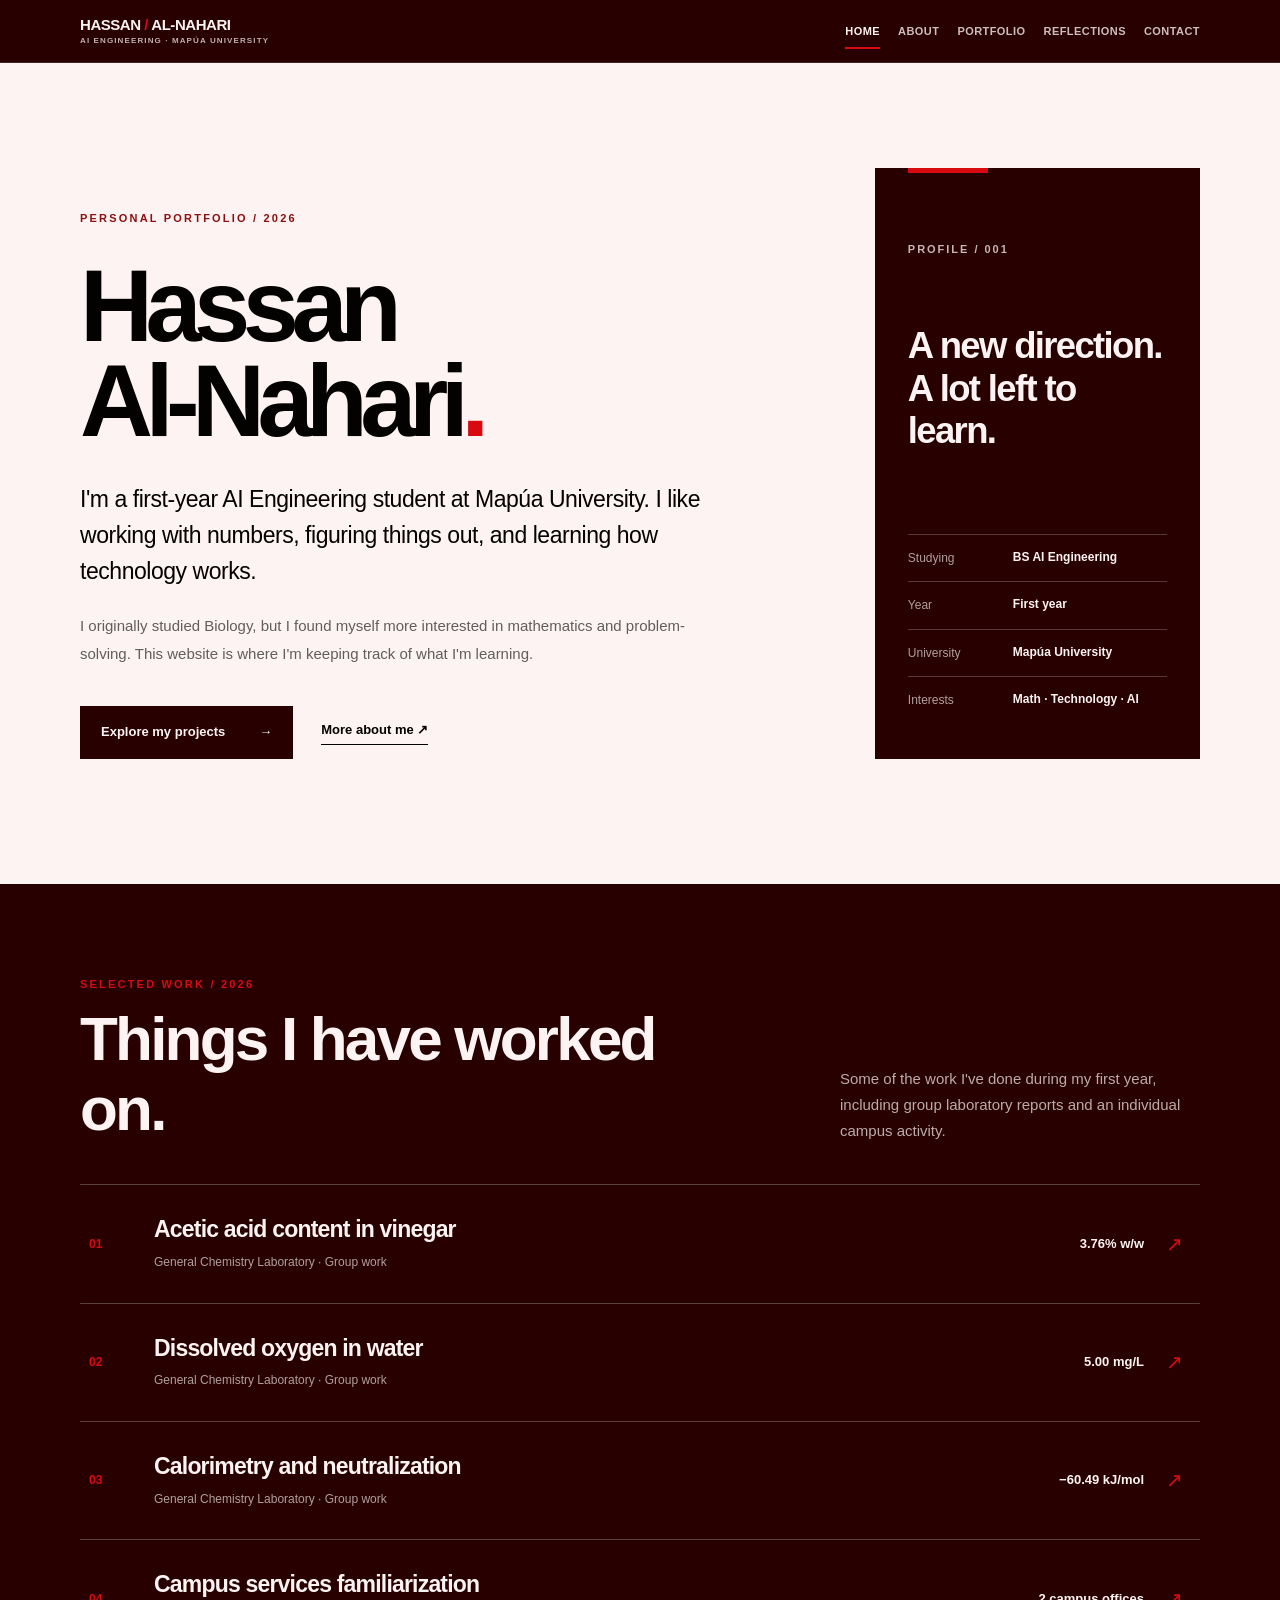
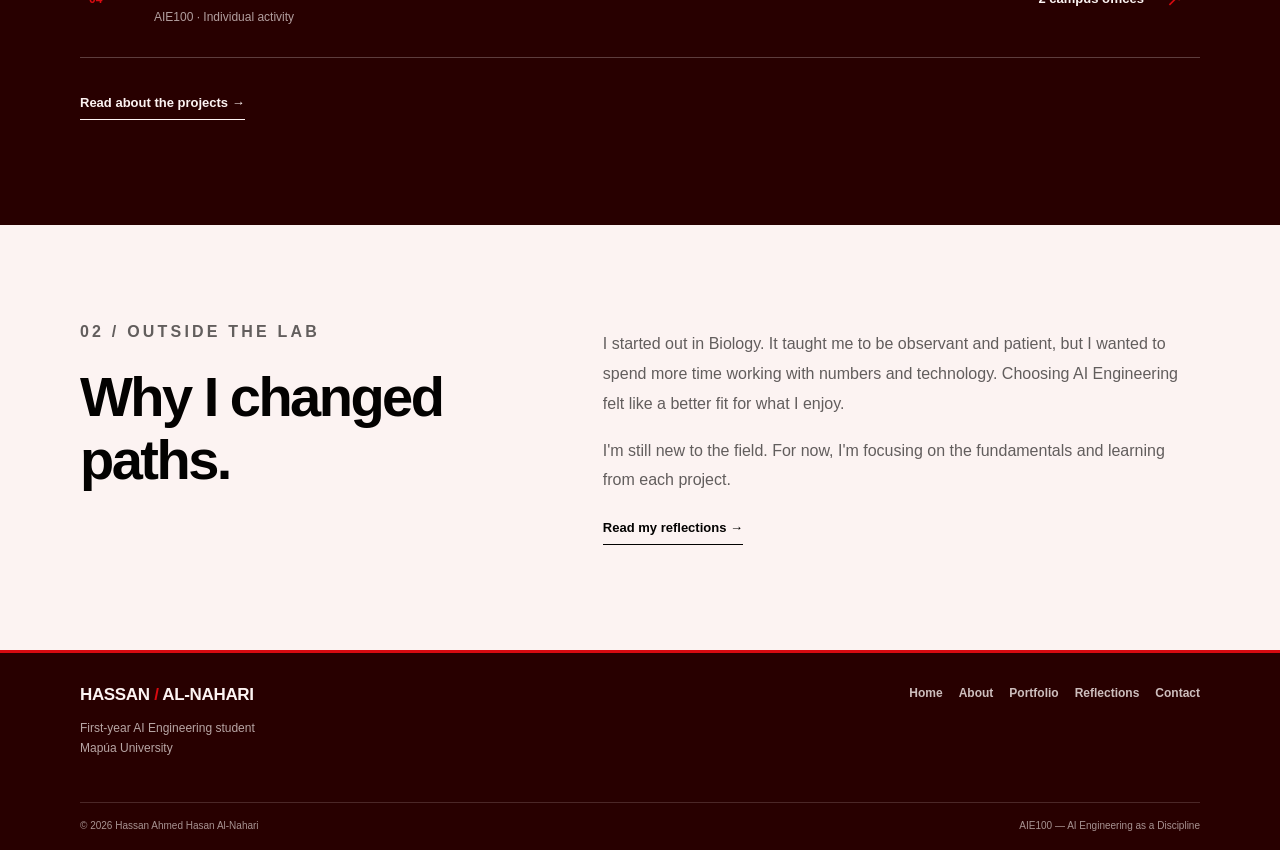
<file: index.html>
<!DOCTYPE html>

<html lang="en">
<head>
<meta charset="utf-8"/>
<meta content="width=device-width, initial-scale=1" name="viewport"/>
<meta content="#FCF3F2" name="theme-color"/>
<meta content="Personal academic portfolio of Hassan Ahmed Hasan Al-Nahari, AI Engineering student at Mapúa University." name="description"/>
<title>Home | Hassan Al-Nahari</title>
<link href="assets/favicon.svg" rel="icon" type="image/svg+xml"/>
<link href="assets/site.css" rel="stylesheet"/>
<script defer="" src="assets/site.js"></script>
</head>
<body>
<a class="skip-link" href="#content">Skip to content</a>
<div aria-hidden="true" class="scroll-progress"></div><header class="site-header">
<div class="wrap header-row">
<a aria-label="Hassan Al-Nahari — Home" class="brand" href="index.html">HASSAN<span class="brand-dot"> / </span>AL-NAHARI<span class="brand-subtitle">AI ENGINEERING · MAPÚA UNIVERSITY</span></a>
<button aria-controls="site-nav" aria-expanded="false" aria-label="Open navigation" class="menu-button" type="button"><span aria-hidden="true" class="menu-icon"><span></span><span></span></span><span class="menu-text">Menu</span></button>
<nav aria-label="Main navigation" class="navigation" id="site-nav"><a aria-current="page" href="index.html">Home</a><a href="about.html">About</a><a href="portfolio.html">Portfolio</a><a href="reflections.html">Reflections</a><a href="contact.html">Contact</a></nav>
</div>
</header>
<main id="content">
<section class="home-hero wrap">
<div class="home-intro">
<p class="kicker intro-1">PERSONAL PORTFOLIO  /  2026</p>
<h1 class="intro-2">Hassan <span class="hero-surname">Al-Nahari<span class="period">.</span></span></h1>
<p class="hero-lead intro-3">I'm a first-year AI Engineering student at Mapúa University. I like working with numbers, figuring things out, and learning how technology works.</p>
<p class="hero-sub intro-3">I originally studied Biology, but I found myself more interested in mathematics and problem-solving. This website is where I'm keeping track of what I'm learning.</p>
<div class="hero-actions intro-4"><a class="primary-link" href="portfolio.html">Explore my projects <span aria-hidden="true">→</span></a><a class="quiet-link" href="about.html">More about me <span aria-hidden="true">↗</span></a></div>
</div>
<aside aria-label="Quick facts" class="side-note intro-4"><span aria-hidden="true" class="aside-corner"></span>
<div class="side-caption">PROFILE / 001</div><p class="aside-quote">A new direction. A lot left to learn.</p>
<dl>
<div><dt>Studying</dt><dd>BS AI Engineering</dd></div>
<div><dt>Year</dt><dd>First year</dd></div>
<div><dt>University</dt><dd>Mapúa University</dd></div>
<div><dt>Interests</dt><dd>Math · Technology · AI</dd></div>
</dl>
</aside>
</section>
<section class="section-border coursework-section"><div class="wrap section-pad">
<div class="section-title-row reveal"><div><p class="kicker">SELECTED WORK   /   2026</p><h2>Things I have worked on.</h2></div><p>Some of the work I've done during my first year, including group laboratory reports and an individual campus activity.</p></div>
<div class="project-index">
<a class="project-row reveal" href="portfolio.html#vinegar"><span class="project-num">01</span><span class="project-row-main"><strong>Acetic acid content in vinegar</strong><small>General Chemistry Laboratory · Group work</small></span><span class="project-row-result">3.76% w/w</span><span aria-hidden="true" class="row-arrow">↗</span></a>
<a class="project-row reveal" href="portfolio.html#oxygen"><span class="project-num">02</span><span class="project-row-main"><strong>Dissolved oxygen in water</strong><small>General Chemistry Laboratory · Group work</small></span><span class="project-row-result">5.00 mg/L</span><span aria-hidden="true" class="row-arrow">↗</span></a>
<a class="project-row reveal" href="portfolio.html#calorimetry"><span class="project-num">03</span><span class="project-row-main"><strong>Calorimetry and neutralization</strong><small>General Chemistry Laboratory · Group work</small></span><span class="project-row-result">−60.49 kJ/mol</span><span aria-hidden="true" class="row-arrow">↗</span></a>
<a class="project-row reveal" href="portfolio.html#campus"><span class="project-num">04</span><span class="project-row-main"><strong>Campus services familiarization</strong><small>AIE100 · Individual activity</small></span><span class="project-row-result">2 campus offices</span><span aria-hidden="true" class="row-arrow">↗</span></a>
</div>
<div class="list-footer reveal"><a class="inline-link" href="portfolio.html">Read about the projects <span aria-hidden="true">→</span></a></div>
</div></section>
<section class="wrap section-pad end-section"><div class="two-col-about reveal"><div><p class="kicker">02 / Outside the lab</p><h2>Why I changed paths.</h2></div><div><p>I started out in Biology. It taught me to be observant and patient, but I wanted to spend more time working with numbers and technology. Choosing AI Engineering felt like a better fit for what I enjoy.</p><p>I'm still new to the field. For now, I'm focusing on the fundamentals and learning from each project.</p><a class="inline-link" href="reflections.html">Read my reflections <span aria-hidden="true">→</span></a></div></div></section>
</main>
<footer class="site-footer">
<div class="wrap footer-main">
<div><div class="footer-name">HASSAN<span> / </span>AL-NAHARI</div><p>First-year AI Engineering student<br/>Mapúa University</p></div>
<nav aria-label="Footer navigation" class="footer-links"><a href="index.html">Home</a><a href="about.html">About</a><a href="portfolio.html">Portfolio</a><a href="reflections.html">Reflections</a><a href="contact.html">Contact</a></nav>
</div>
<div class="wrap footer-bottom"><span>© 2026 Hassan Ahmed Hasan Al-Nahari</span><span>AIE100 — AI Engineering as a Discipline</span></div>
</footer>
</body>
</html>
</file>
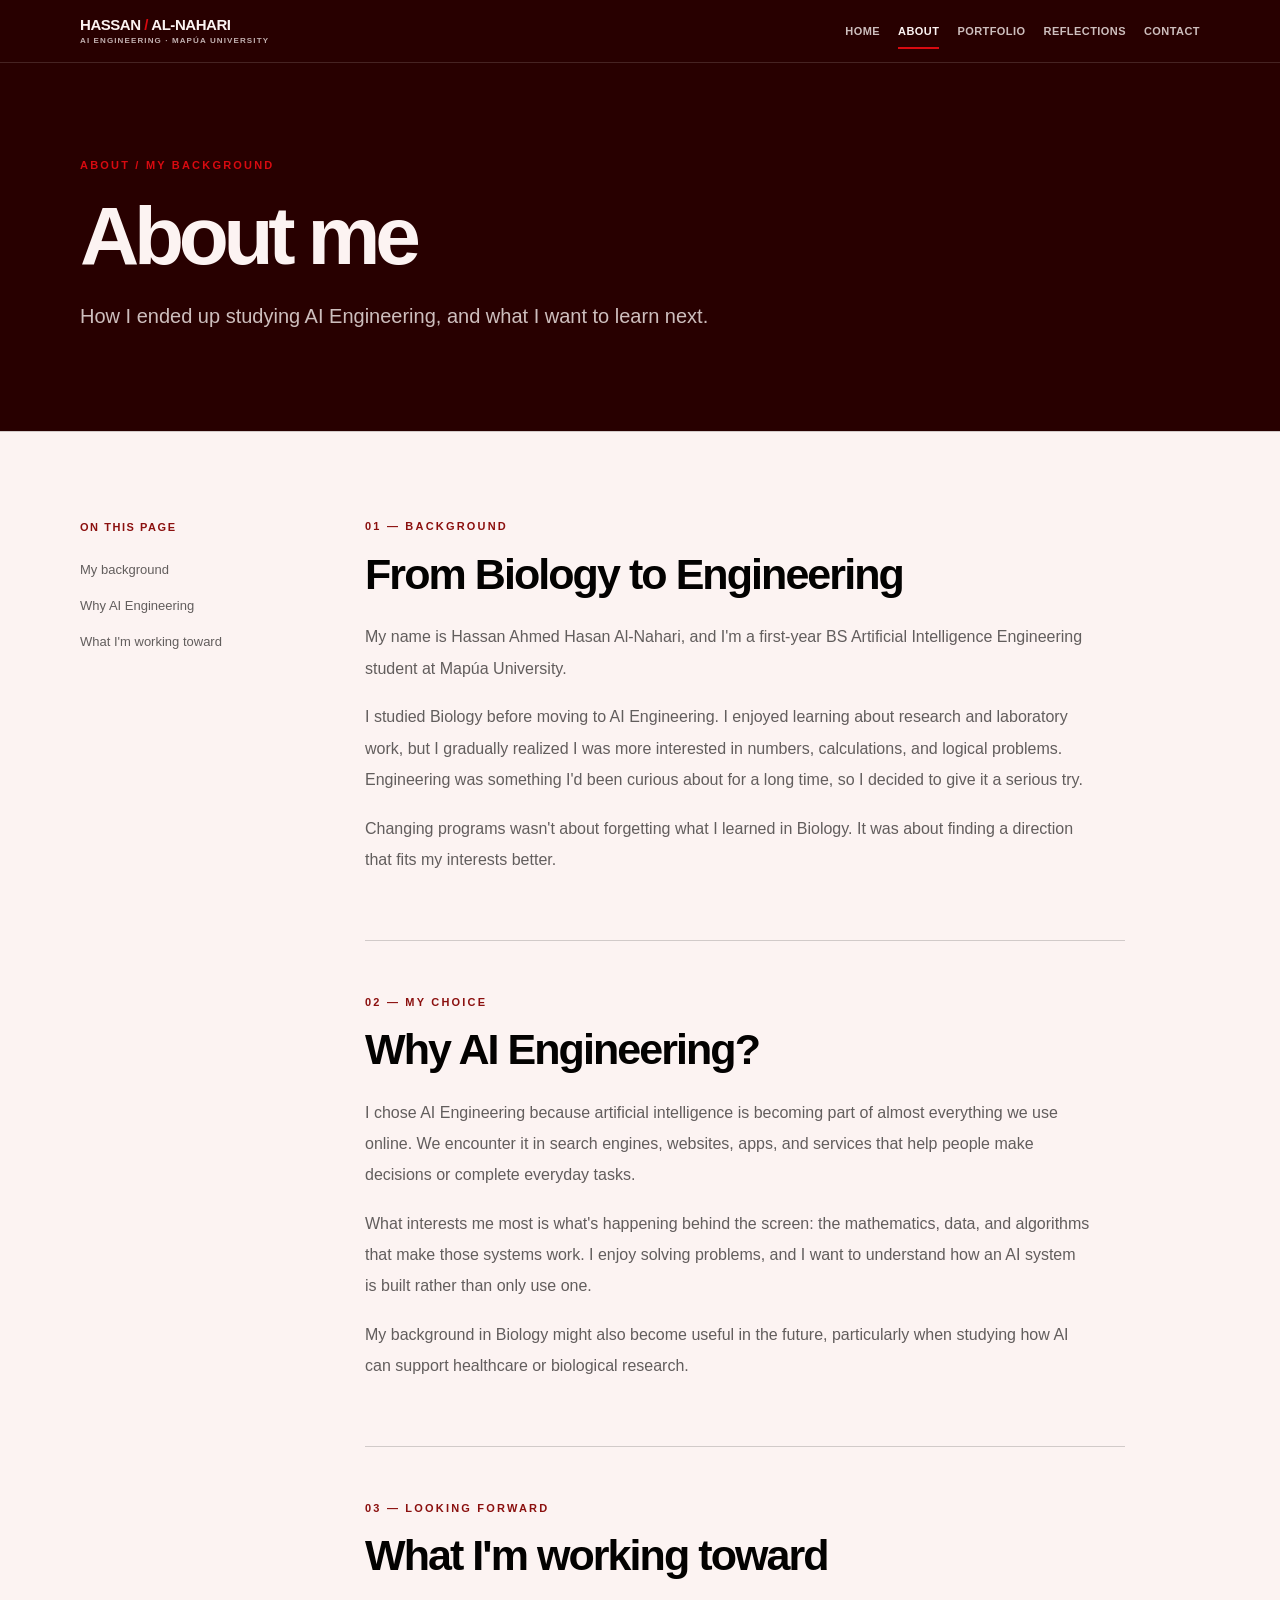
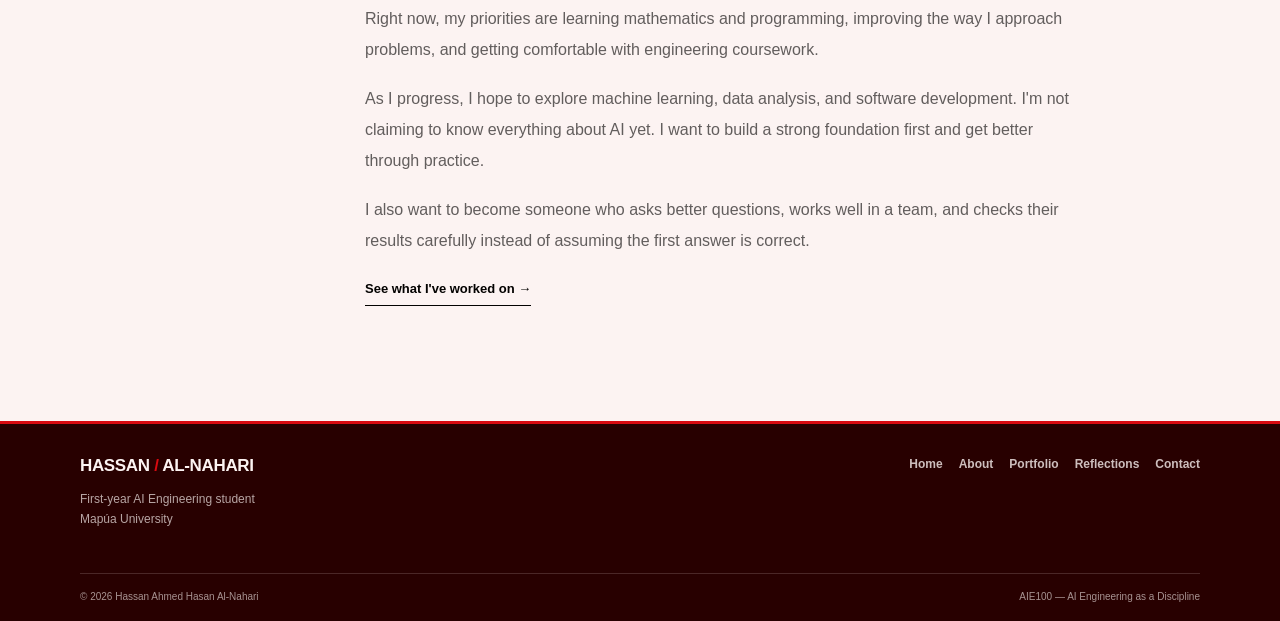
<file: about.html>
<!DOCTYPE html>

<html lang="en">
<head>
<meta charset="utf-8"/>
<meta content="width=device-width, initial-scale=1" name="viewport"/>
<meta content="#FCF3F2" name="theme-color"/>
<meta content="Personal academic portfolio of Hassan Ahmed Hasan Al-Nahari, AI Engineering student at Mapúa University." name="description"/>
<title>About | Hassan Al-Nahari</title>
<link href="assets/favicon.svg" rel="icon" type="image/svg+xml"/>
<link href="assets/site.css" rel="stylesheet"/>
<script defer="" src="assets/site.js"></script>
</head>
<body>
<a class="skip-link" href="#content">Skip to content</a>
<div aria-hidden="true" class="scroll-progress"></div><header class="site-header">
<div class="wrap header-row">
<a aria-label="Hassan Al-Nahari — Home" class="brand" href="index.html">HASSAN<span class="brand-dot"> / </span>AL-NAHARI<span class="brand-subtitle">AI ENGINEERING · MAPÚA UNIVERSITY</span></a>
<button aria-controls="site-nav" aria-expanded="false" aria-label="Open navigation" class="menu-button" type="button"><span aria-hidden="true" class="menu-icon"><span></span><span></span></span><span class="menu-text">Menu</span></button>
<nav aria-label="Main navigation" class="navigation" id="site-nav"><a href="index.html">Home</a><a aria-current="page" href="about.html">About</a><a href="portfolio.html">Portfolio</a><a href="reflections.html">Reflections</a><a href="contact.html">Contact</a></nav>
</div>
</header>
<main id="content"><section class="page-heading"><div class="wrap page-head-inner"><p class="kicker intro-1">ABOUT   /   MY BACKGROUND</p><h1 class="intro-2">About me</h1><p class="lead intro-3">How I ended up studying AI Engineering, and what I want to learn next.</p></div></section>
<section class="section-border"><div class="wrap body-layout">
<aside class="page-aside reveal"><p class="aside-title">On this page</p><a href="#background">My background</a><a href="#why-ai">Why AI Engineering</a><a href="#goals">What I'm working toward</a></aside>
<div class="reading-column">
<section class="text-block reveal" id="background"><p class="section-count">01 — Background</p><h2>From Biology to Engineering</h2><p>My name is Hassan Ahmed Hasan Al-Nahari, and I'm a first-year BS Artificial Intelligence Engineering student at Mapúa University.</p><p>I studied Biology before moving to AI Engineering. I enjoyed learning about research and laboratory work, but I gradually realized I was more interested in numbers, calculations, and logical problems. Engineering was something I'd been curious about for a long time, so I decided to give it a serious try.</p><p>Changing programs wasn't about forgetting what I learned in Biology. It was about finding a direction that fits my interests better.</p></section>
<section class="text-block reveal" id="why-ai"><p class="section-count">02 — My choice</p><h2>Why AI Engineering?</h2><p>I chose AI Engineering because artificial intelligence is becoming part of almost everything we use online. We encounter it in search engines, websites, apps, and services that help people make decisions or complete everyday tasks.</p><p>What interests me most is what's happening behind the screen: the mathematics, data, and algorithms that make those systems work. I enjoy solving problems, and I want to understand how an AI system is built rather than only use one.</p><p>My background in Biology might also become useful in the future, particularly when studying how AI can support healthcare or biological research.</p></section>
<section class="text-block reveal" id="goals"><p class="section-count">03 — Looking forward</p><h2>What I'm working toward</h2><p>Right now, my priorities are learning mathematics and programming, improving the way I approach problems, and getting comfortable with engineering coursework.</p><p>As I progress, I hope to explore machine learning, data analysis, and software development. I'm not claiming to know everything about AI yet. I want to build a strong foundation first and get better through practice.</p><p>I also want to become someone who asks better questions, works well in a team, and checks their results carefully instead of assuming the first answer is correct.</p><a class="inline-link" href="portfolio.html">See what I've worked on <span aria-hidden="true">→</span></a></section>
</div>
</div></section>
</main>
<footer class="site-footer">
<div class="wrap footer-main">
<div><div class="footer-name">HASSAN<span> / </span>AL-NAHARI</div><p>First-year AI Engineering student<br/>Mapúa University</p></div>
<nav aria-label="Footer navigation" class="footer-links"><a href="index.html">Home</a><a href="about.html">About</a><a href="portfolio.html">Portfolio</a><a href="reflections.html">Reflections</a><a href="contact.html">Contact</a></nav>
</div>
<div class="wrap footer-bottom"><span>© 2026 Hassan Ahmed Hasan Al-Nahari</span><span>AIE100 — AI Engineering as a Discipline</span></div>
</footer>
</body>
</html>
</file>
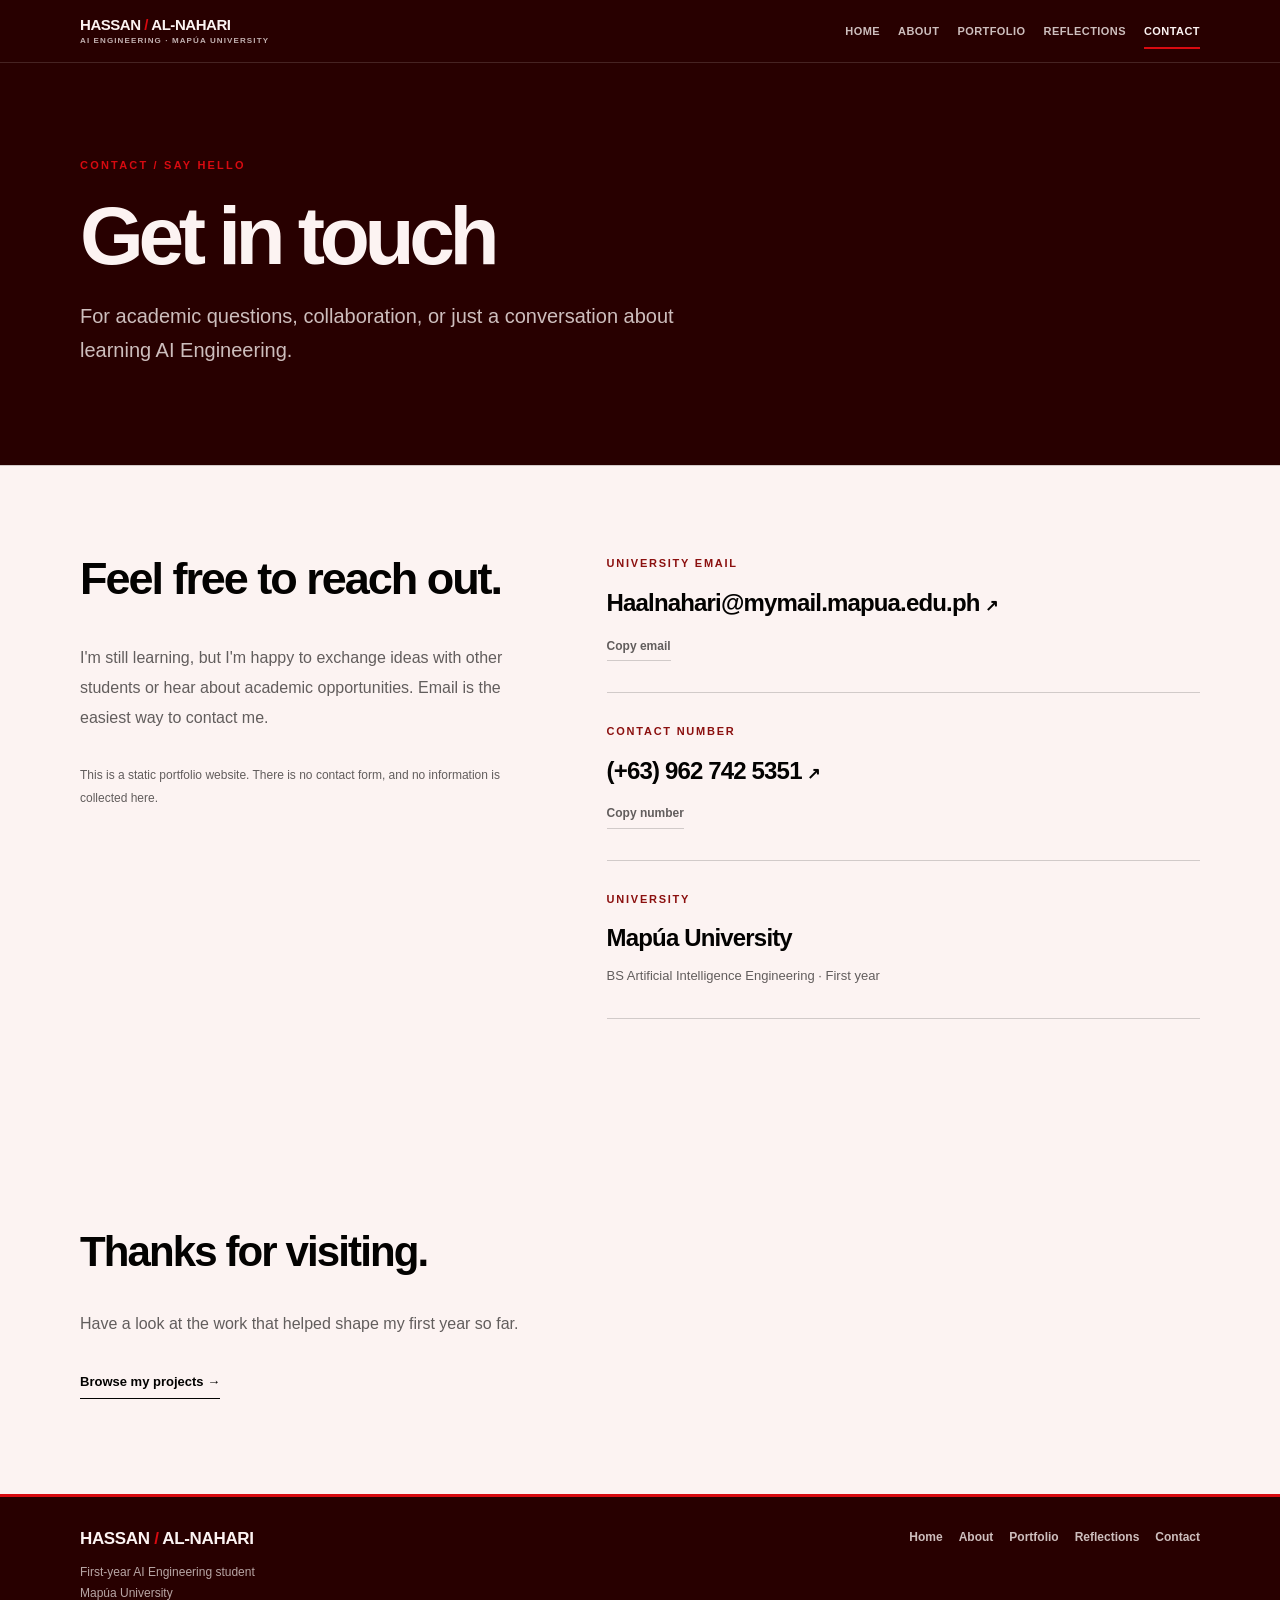
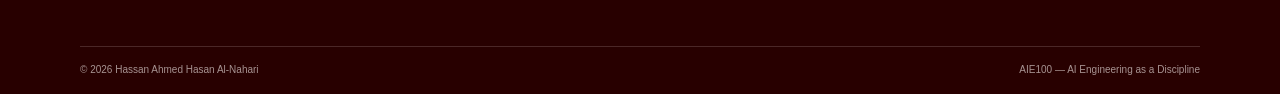
<file: contact.html>
<!DOCTYPE html>

<html lang="en">
<head>
<meta charset="utf-8"/>
<meta content="width=device-width, initial-scale=1" name="viewport"/>
<meta content="#FCF3F2" name="theme-color"/>
<meta content="Personal academic portfolio of Hassan Ahmed Hasan Al-Nahari, AI Engineering student at Mapúa University." name="description"/>
<title>Contact | Hassan Al-Nahari</title>
<link href="assets/favicon.svg" rel="icon" type="image/svg+xml"/>
<link href="assets/site.css" rel="stylesheet"/>
<script defer="" src="assets/site.js"></script>
</head>
<body>
<a class="skip-link" href="#content">Skip to content</a>
<div aria-hidden="true" class="scroll-progress"></div><header class="site-header">
<div class="wrap header-row">
<a aria-label="Hassan Al-Nahari — Home" class="brand" href="index.html">HASSAN<span class="brand-dot"> / </span>AL-NAHARI<span class="brand-subtitle">AI ENGINEERING · MAPÚA UNIVERSITY</span></a>
<button aria-controls="site-nav" aria-expanded="false" aria-label="Open navigation" class="menu-button" type="button"><span aria-hidden="true" class="menu-icon"><span></span><span></span></span><span class="menu-text">Menu</span></button>
<nav aria-label="Main navigation" class="navigation" id="site-nav"><a href="index.html">Home</a><a href="about.html">About</a><a href="portfolio.html">Portfolio</a><a href="reflections.html">Reflections</a><a aria-current="page" href="contact.html">Contact</a></nav>
</div>
</header>
<main id="content"><section class="page-heading"><div class="wrap page-head-inner"><p class="kicker intro-1">CONTACT   /   SAY HELLO</p><h1 class="intro-2">Get in touch</h1><p class="lead intro-3">For academic questions, collaboration, or just a conversation about learning AI Engineering.</p></div></section>
<section class="section-border"><div class="wrap contact-layout">
<div class="reveal"><h2>Feel free to reach out.</h2><p>I'm still learning, but I'm happy to exchange ideas with other students or hear about academic opportunities. Email is the easiest way to contact me.</p><p class="privacy-line">This is a static portfolio website. There is no contact form, and no information is collected here.</p></div>
<div class="contact-methods reveal">
<div class="contact-method"><span class="contact-label">University email</span><a href="mailto:Haalnahari@mymail.mapua.edu.ph">Haalnahari@mymail.mapua.edu.ph <span aria-hidden="true">↗</span></a><button aria-label="Copy email address" class="copy-button" data-copy="Haalnahari@mymail.mapua.edu.ph" type="button">Copy email</button></div>
<div class="contact-method"><span class="contact-label">Contact number</span><a href="tel:+639627425351">(+63) 962 742 5351 <span aria-hidden="true">↗</span></a><button aria-label="Copy phone number" class="copy-button" data-copy="+639627425351" type="button">Copy number</button></div>
<div class="contact-method"><span class="contact-label">University</span><strong>Mapúa University</strong><p>BS Artificial Intelligence Engineering · First year</p></div>
</div>
</div></section>
<section class="wrap section-pad small-closer reveal"><h2>Thanks for visiting.</h2><p>Have a look at the work that helped shape my first year so far.</p><a class="inline-link" href="portfolio.html">Browse my projects <span aria-hidden="true">→</span></a></section>
</main>
<footer class="site-footer">
<div class="wrap footer-main">
<div><div class="footer-name">HASSAN<span> / </span>AL-NAHARI</div><p>First-year AI Engineering student<br/>Mapúa University</p></div>
<nav aria-label="Footer navigation" class="footer-links"><a href="index.html">Home</a><a href="about.html">About</a><a href="portfolio.html">Portfolio</a><a href="reflections.html">Reflections</a><a href="contact.html">Contact</a></nav>
</div>
<div class="wrap footer-bottom"><span>© 2026 Hassan Ahmed Hasan Al-Nahari</span><span>AIE100 — AI Engineering as a Discipline</span></div>
</footer>
</body>
</html>
</file>
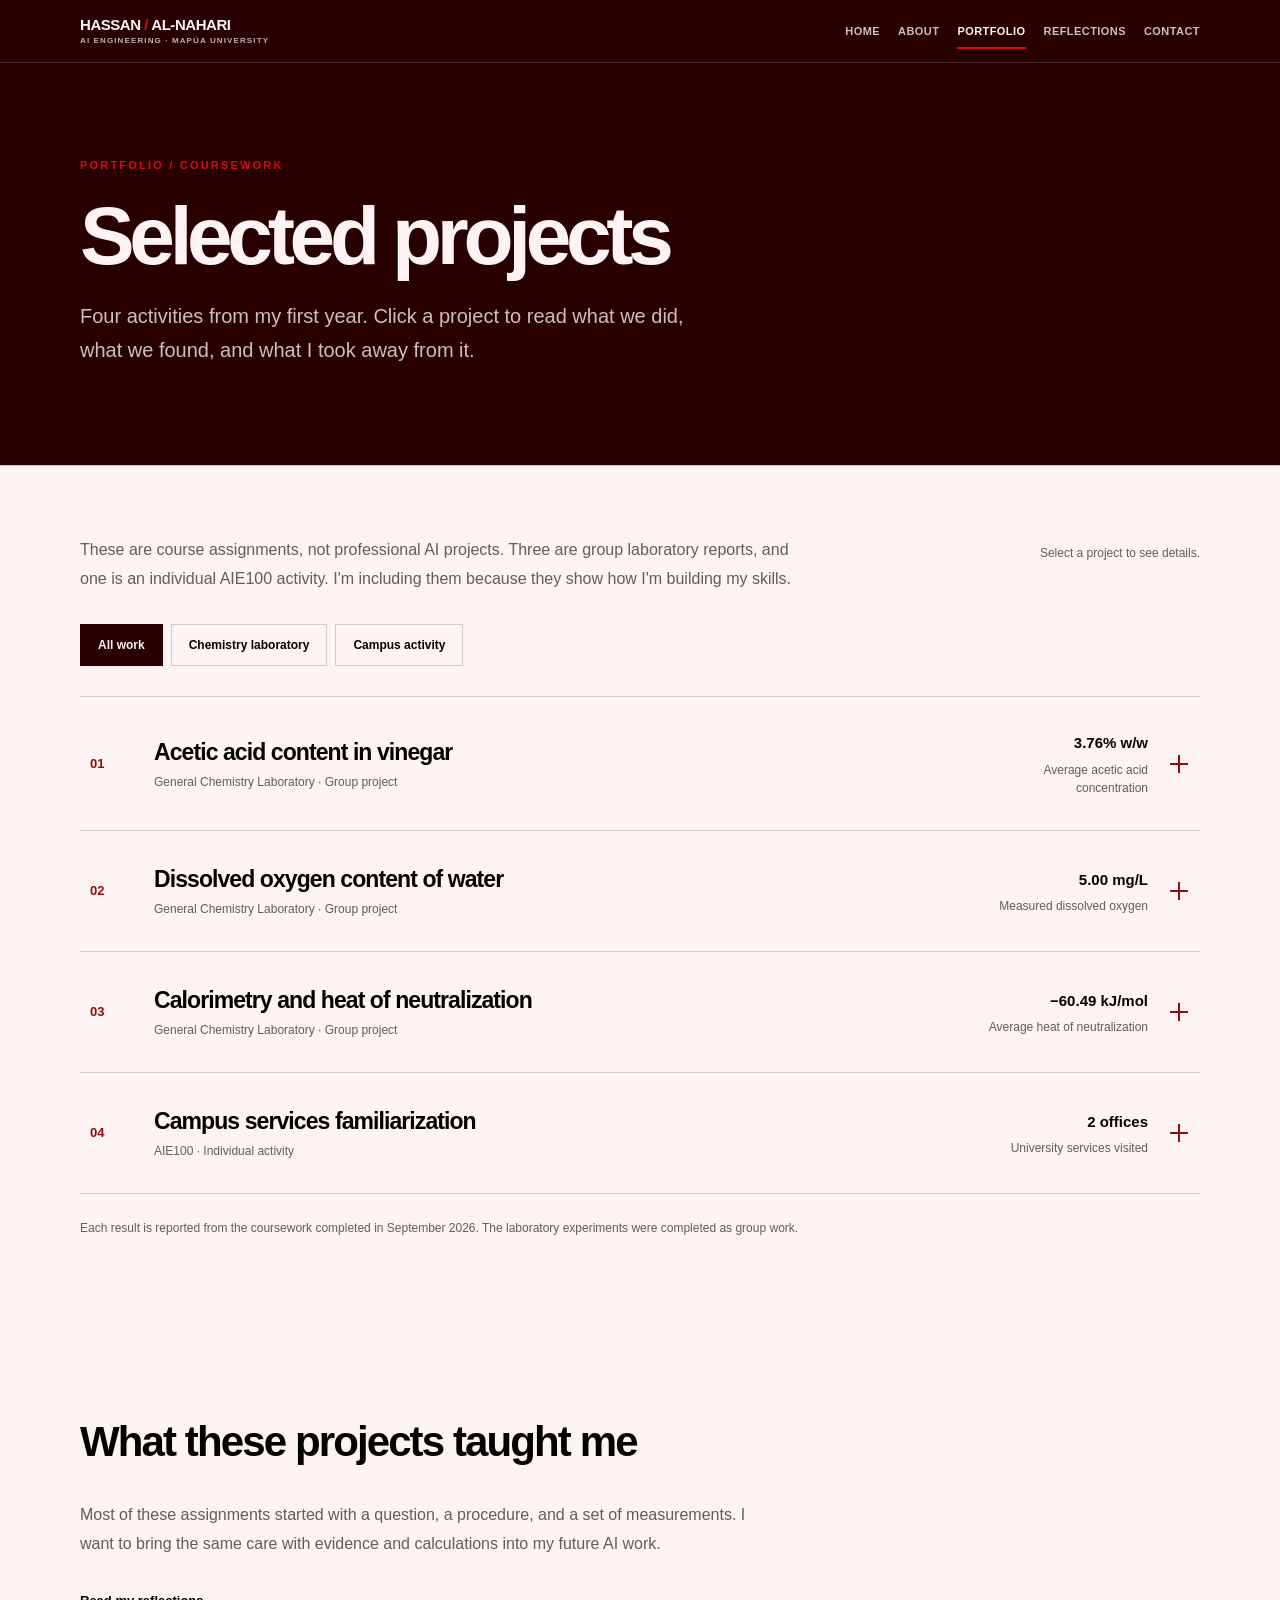
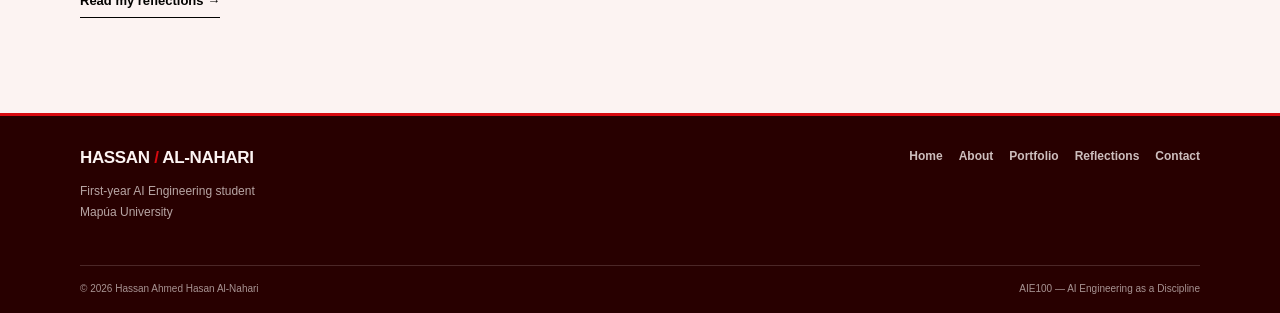
<file: portfolio.html>
<!DOCTYPE html>

<html lang="en">
<head>
<meta charset="utf-8"/>
<meta content="width=device-width, initial-scale=1" name="viewport"/>
<meta content="#FCF3F2" name="theme-color"/>
<meta content="Personal academic portfolio of Hassan Ahmed Hasan Al-Nahari, AI Engineering student at Mapúa University." name="description"/>
<title>Projects | Hassan Al-Nahari</title>
<link href="assets/favicon.svg" rel="icon" type="image/svg+xml"/>
<link href="assets/site.css" rel="stylesheet"/>
<script defer="" src="assets/site.js"></script>
</head>
<body>
<a class="skip-link" href="#content">Skip to content</a>
<div aria-hidden="true" class="scroll-progress"></div><header class="site-header">
<div class="wrap header-row">
<a aria-label="Hassan Al-Nahari — Home" class="brand" href="index.html">HASSAN<span class="brand-dot"> / </span>AL-NAHARI<span class="brand-subtitle">AI ENGINEERING · MAPÚA UNIVERSITY</span></a>
<button aria-controls="site-nav" aria-expanded="false" aria-label="Open navigation" class="menu-button" type="button"><span aria-hidden="true" class="menu-icon"><span></span><span></span></span><span class="menu-text">Menu</span></button>
<nav aria-label="Main navigation" class="navigation" id="site-nav"><a href="index.html">Home</a><a href="about.html">About</a><a aria-current="page" href="portfolio.html">Portfolio</a><a href="reflections.html">Reflections</a><a href="contact.html">Contact</a></nav>
</div>
</header>
<main id="content"><section class="page-heading"><div class="wrap page-head-inner"><p class="kicker intro-1">PORTFOLIO   /   COURSEWORK</p><h1 class="intro-2">Selected projects</h1><p class="lead intro-3">Four activities from my first year. Click a project to read what we did, what we found, and what I took away from it.</p></div></section><section class="section-border"><div class="wrap portfolio-wrap"><div class="portfolio-explainer reveal"><p>These are course assignments, not professional AI projects. Three are group laboratory reports, and one is an individual AIE100 activity. I'm including them because they show how I'm building my skills.</p><p class="hint">Select a project to see details.</p></div><div aria-label="Filter coursework" class="project-filters reveal" role="group"><button aria-pressed="true" class="filter-button" data-filter="all" type="button">All work</button><button aria-pressed="false" class="filter-button" data-filter="laboratory" type="button">Chemistry laboratory</button><button aria-pressed="false" class="filter-button" data-filter="campus" type="button">Campus activity</button></div><div class="accordion-list"><details class="work-item reveal" data-category="laboratory" id="vinegar">
<summary><span class="item-n">01</span><span class="work-title"><strong>Acetic acid content in vinegar</strong><small>General Chemistry Laboratory · Group project</small></span><span class="item-result"><strong>3.76% w/w</strong><small>Average acetic acid concentration</small></span><span aria-hidden="true" class="plus"></span></summary>
<div class="work-content"><div class="work-content-inner"><div><h3>What we did</h3><p>We used acid-base titration to estimate the acetic acid content of commercial vinegar. The experiment involved measuring samples, adding standardized sodium hydroxide, and using phenolphthalein to recognize the endpoint.</p></div><div><h3>What we found</h3><p>Three trials with 0.2129 M NaOH gave acetic acid concentrations of 3.56%, 3.79%, and 3.92% (w/w). Our calculated average was 3.76% (w/w). The values differed slightly between trials, which may have been affected by endpoint judgment and measuring techniques.</p></div><div class="work-takeaway"><h3>What I learned</h3><p>I learned that having the right formula is only part of the work. If the measurements aren’t consistent, the final calculations can be affected too.</p></div></div></div>
</details><details class="work-item reveal" data-category="laboratory" id="oxygen">
<summary><span class="item-n">02</span><span class="work-title"><strong>Dissolved oxygen content of water</strong><small>General Chemistry Laboratory · Group project</small></span><span class="item-result"><strong>5.00 mg/L</strong><small>Measured dissolved oxygen</small></span><span aria-hidden="true" class="plus"></span></summary>
<div class="work-content"><div class="work-content-inner"><div><h3>What we did</h3><p>We analyzed a water sample using the Winkler iodometric method. The process involved chemical reagents, a titration, and calculations to estimate how much oxygen was dissolved in the sample.</p></div><div><h3>What we found</h3><p>Both trials used 200 mL of water and produced a dissolved oxygen result of 5.00 mg/L. The laboratory guide classified this as “Fair” based on the dissolved oxygen range. Getting the same value in both trials suggested good repeatability.</p></div><div class="work-takeaway"><h3>What I learned</h3><p>The experiment showed me how a number becomes more useful when I understand where it came from and what can affect it, such as sample handling or temperature.</p></div></div></div>
</details><details class="work-item reveal" data-category="laboratory" id="calorimetry">
<summary><span class="item-n">03</span><span class="work-title"><strong>Calorimetry and heat of neutralization</strong><small>General Chemistry Laboratory · Group project</small></span><span class="item-result"><strong>−60.49 kJ/mol</strong><small>Average heat of neutralization</small></span><span aria-hidden="true" class="plus"></span></summary>
<div class="work-content"><div class="work-content-inner"><div><h3>What we did</h3><p>In this activity, we used temperature measurements to examine heat transfer and the reaction between hydrochloric acid and sodium hydroxide. We also estimated the heat capacity of a calorimeter.</p></div><div><h3>What we found</h3><p>One calibration trial gave a calorimeter heat capacity of 29.89 J/°C. A second trial gave an inconsistent negative value, so it required careful interpretation. The neutralization trials showed increasing temperatures and an average heat of neutralization of −60.49 kJ/mol.</p></div><div class="work-takeaway"><h3>What I learned</h3><p>This was a good reminder that even a completed calculation can produce a result that doesn’t make physical sense. Learning to notice that matters.</p></div></div></div>
</details><details class="work-item reveal" data-category="campus" id="campus">
<summary><span class="item-n">04</span><span class="work-title"><strong>Campus services familiarization</strong><small>AIE100 · Individual activity</small></span><span class="item-result"><strong>2 offices</strong><small>University services visited</small></span><span aria-hidden="true" class="plus"></span></summary>
<div class="work-content"><div class="work-content-inner"><div><h3>What we did</h3><p>I visited the Mapúa University Library and the Security Information Office to learn what they offer and how students can ask for help when needed.</p></div><div><h3>What we found</h3><p>The Library provides research materials and places to study alone or with classmates. The Security Information Office helps with campus entry, safety matters, and security concerns.</p></div><div class="work-takeaway"><h3>What I learned</h3><p>This activity helped me feel more familiar with the university. Knowing where to find resources or assistance is useful, especially as a first-year student.</p></div></div></div>
</details></div><div class="portfolio-note reveal">Each result is reported from the coursework completed in September 2026. The laboratory experiments were completed as group work.</div></div></section><section class="wrap section-pad small-closer reveal"><h2>What these projects taught me</h2><p>Most of these assignments started with a question, a procedure, and a set of measurements. I want to bring the same care with evidence and calculations into my future AI work.</p><a class="inline-link" href="reflections.html">Read my reflections <span aria-hidden="true">→</span></a></section></main>
<footer class="site-footer">
<div class="wrap footer-main">
<div><div class="footer-name">HASSAN<span> / </span>AL-NAHARI</div><p>First-year AI Engineering student<br/>Mapúa University</p></div>
<nav aria-label="Footer navigation" class="footer-links"><a href="index.html">Home</a><a href="about.html">About</a><a href="portfolio.html">Portfolio</a><a href="reflections.html">Reflections</a><a href="contact.html">Contact</a></nav>
</div>
<div class="wrap footer-bottom"><span>© 2026 Hassan Ahmed Hasan Al-Nahari</span><span>AIE100 — AI Engineering as a Discipline</span></div>
</footer>
</body>
</html>
</file>
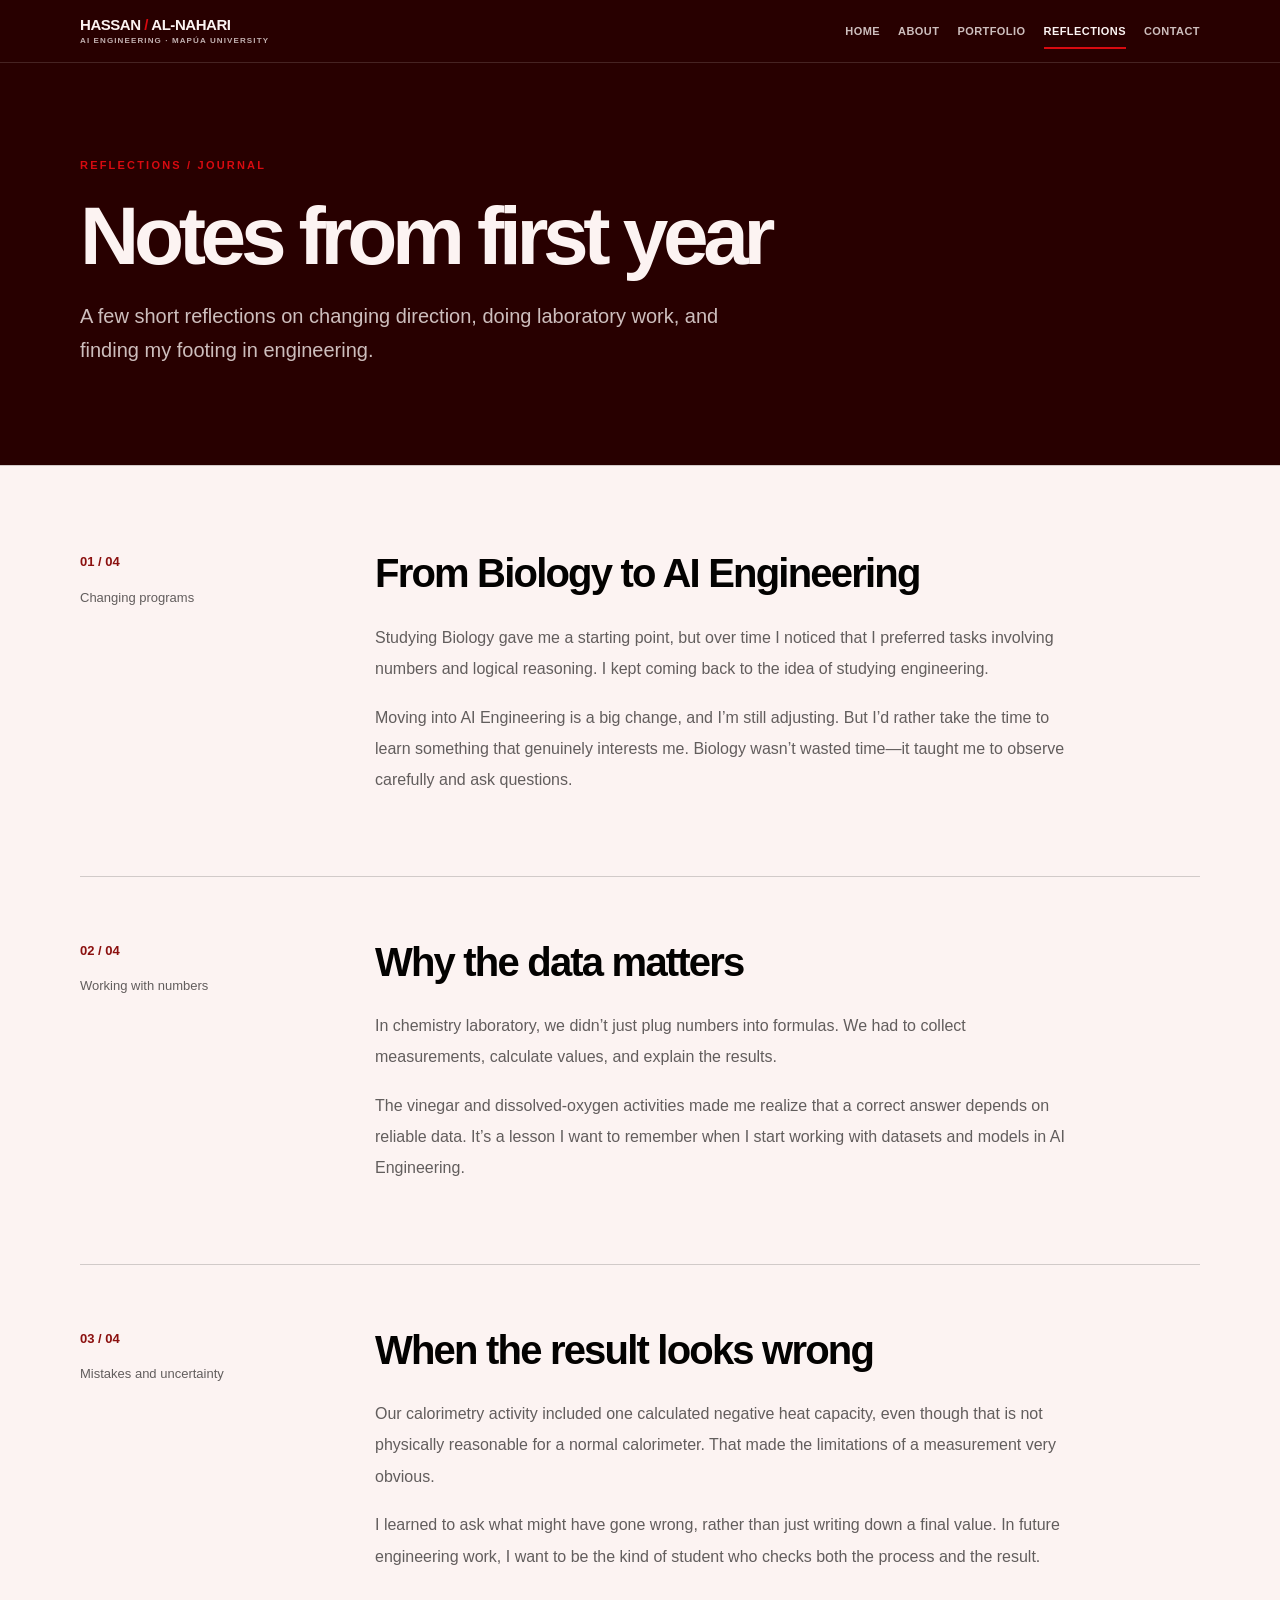
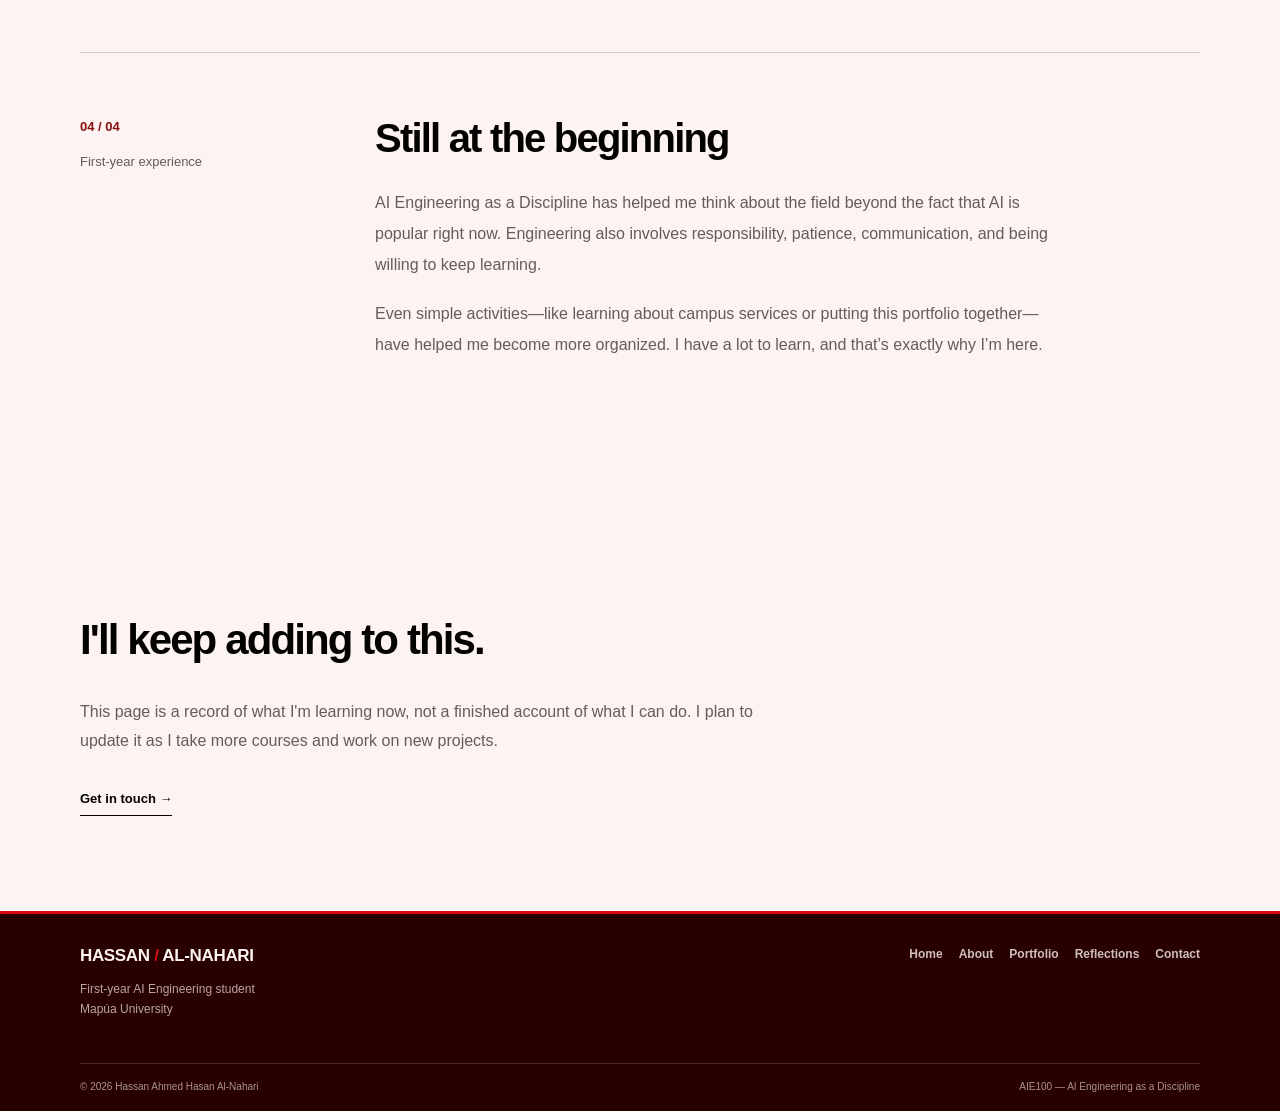
<file: reflections.html>
<!DOCTYPE html>

<html lang="en">
<head>
<meta charset="utf-8"/>
<meta content="width=device-width, initial-scale=1" name="viewport"/>
<meta content="#FCF3F2" name="theme-color"/>
<meta content="Personal academic portfolio of Hassan Ahmed Hasan Al-Nahari, AI Engineering student at Mapúa University." name="description"/>
<title>Reflections | Hassan Al-Nahari</title>
<link href="assets/favicon.svg" rel="icon" type="image/svg+xml"/>
<link href="assets/site.css" rel="stylesheet"/>
<script defer="" src="assets/site.js"></script>
</head>
<body>
<a class="skip-link" href="#content">Skip to content</a>
<div aria-hidden="true" class="scroll-progress"></div><header class="site-header">
<div class="wrap header-row">
<a aria-label="Hassan Al-Nahari — Home" class="brand" href="index.html">HASSAN<span class="brand-dot"> / </span>AL-NAHARI<span class="brand-subtitle">AI ENGINEERING · MAPÚA UNIVERSITY</span></a>
<button aria-controls="site-nav" aria-expanded="false" aria-label="Open navigation" class="menu-button" type="button"><span aria-hidden="true" class="menu-icon"><span></span><span></span></span><span class="menu-text">Menu</span></button>
<nav aria-label="Main navigation" class="navigation" id="site-nav"><a href="index.html">Home</a><a href="about.html">About</a><a href="portfolio.html">Portfolio</a><a aria-current="page" href="reflections.html">Reflections</a><a href="contact.html">Contact</a></nav>
</div>
</header>
<main id="content"><section class="page-heading"><div class="wrap page-head-inner"><p class="kicker intro-1">REFLECTIONS   /   JOURNAL</p><h1 class="intro-2">Notes from first year</h1><p class="lead intro-3">A few short reflections on changing direction, doing laboratory work, and finding my footing in engineering.</p></div></section><section class="section-border"><div class="wrap journal-list"><article class="journal-entry reveal"><div class="journal-side"><span class="journal-index">01 / 04</span><span class="journal-tag">Changing programs</span></div><div class="journal-body"><h2>From Biology to AI Engineering</h2><p>Studying Biology gave me a starting point, but over time I noticed that I preferred tasks involving numbers and logical reasoning. I kept coming back to the idea of studying engineering.</p><p>Moving into AI Engineering is a big change, and I’m still adjusting. But I’d rather take the time to learn something that genuinely interests me. Biology wasn’t wasted time—it taught me to observe carefully and ask questions.</p></div></article><article class="journal-entry reveal"><div class="journal-side"><span class="journal-index">02 / 04</span><span class="journal-tag">Working with numbers</span></div><div class="journal-body"><h2>Why the data matters</h2><p>In chemistry laboratory, we didn’t just plug numbers into formulas. We had to collect measurements, calculate values, and explain the results.</p><p>The vinegar and dissolved-oxygen activities made me realize that a correct answer depends on reliable data. It’s a lesson I want to remember when I start working with datasets and models in AI Engineering.</p></div></article><article class="journal-entry reveal"><div class="journal-side"><span class="journal-index">03 / 04</span><span class="journal-tag">Mistakes and uncertainty</span></div><div class="journal-body"><h2>When the result looks wrong</h2><p>Our calorimetry activity included one calculated negative heat capacity, even though that is not physically reasonable for a normal calorimeter. That made the limitations of a measurement very obvious.</p><p>I learned to ask what might have gone wrong, rather than just writing down a final value. In future engineering work, I want to be the kind of student who checks both the process and the result.</p></div></article><article class="journal-entry reveal"><div class="journal-side"><span class="journal-index">04 / 04</span><span class="journal-tag">First-year experience</span></div><div class="journal-body"><h2>Still at the beginning</h2><p>AI Engineering as a Discipline has helped me think about the field beyond the fact that AI is popular right now. Engineering also involves responsibility, patience, communication, and being willing to keep learning.</p><p>Even simple activities—like learning about campus services or putting this portfolio together—have helped me become more organized. I have a lot to learn, and that’s exactly why I’m here.</p></div></article></div></section><section class="wrap section-pad small-closer reveal"><h2>I'll keep adding to this.</h2><p>This page is a record of what I'm learning now, not a finished account of what I can do. I plan to update it as I take more courses and work on new projects.</p><a class="inline-link" href="contact.html">Get in touch <span aria-hidden="true">→</span></a></section></main>
<footer class="site-footer">
<div class="wrap footer-main">
<div><div class="footer-name">HASSAN<span> / </span>AL-NAHARI</div><p>First-year AI Engineering student<br/>Mapúa University</p></div>
<nav aria-label="Footer navigation" class="footer-links"><a href="index.html">Home</a><a href="about.html">About</a><a href="portfolio.html">Portfolio</a><a href="reflections.html">Reflections</a><a href="contact.html">Contact</a></nav>
</div>
<div class="wrap footer-bottom"><span>© 2026 Hassan Ahmed Hasan Al-Nahari</span><span>AIE100 — AI Engineering as a Discipline</span></div>
</footer>
</body>
</html>
</file>
<file: assets/site.css>
/* Hassan Al-Nahari / portfolio · design tokens supplied by student.
   No external fonts, images, libraries or tracking. */
:root{
 --red:#D80A10;--red-deep:#8B100F;--wine:#280000;--black:#030201;--cream:#FCF3F2;
 --subtle:rgba(3,2,1,.62);--stroke:rgba(3,2,1,.17);
 --ease:cubic-bezier(.22,1,.36,1);--wrap:1120px;
}
*{box-sizing:border-box}
html{scroll-behavior:smooth;scroll-padding-top:74px}
body{margin:0;background:var(--cream);color:var(--black);font-family:Arial,Helvetica,"Segoe UI",sans-serif;line-height:1.7;font-size:16px;-webkit-font-smoothing:antialiased}
a{color:inherit;text-decoration:none}button{font:inherit;cursor:pointer}
button:focus-visible,a:focus-visible,summary:focus-visible{outline:3px solid var(--red);outline-offset:4px}
::selection{background:var(--red);color:var(--cream)}
.wrap{width:min(calc(100% - 76px),var(--wrap));margin-inline:auto}
h1,h2,h3,p{margin-top:0}p{margin-bottom:1.1em}
h1,h2,h3{letter-spacing:-.045em;line-height:1.13}h1{font-size:clamp(55px,7.9vw,108px);font-weight:780}
h2{font-size:clamp(31px,4.4vw,56px);font-weight:760}h3{font-size:17px;font-weight:750}
.skip-link{position:absolute;top:-100px;left:12px;z-index:100;background:var(--red);color:var(--cream);padding:10px 16px}
.skip-link:focus{top:10px}
.scroll-progress{position:fixed;top:0;left:0;width:0%;height:3px;background:var(--red);z-index:80;pointer-events:none}
.site-header{background:var(--wine);color:var(--cream);border-bottom:1px solid rgba(252,243,242,.14);position:sticky;top:0;z-index:60;transition:box-shadow .2s,background .2s}
.site-header.is-scrolled{box-shadow:0 8px 24px rgba(3,2,1,.18)}
.header-row{height:62px;display:flex;align-items:center;justify-content:space-between;gap:26px}
.brand{font-size:15px;line-height:1;letter-spacing:-.03em;font-weight:820;white-space:nowrap}
.brand-dot{color:var(--red)}
.brand-subtitle{display:block;font-size:8px;letter-spacing:.14em;color:rgba(252,243,242,.72);font-weight:700;margin-top:5px}
.navigation{display:flex;align-items:center;gap:18px}
.navigation a{display:block;position:relative;font-size:11px;font-weight:760;padding:6px 0;color:rgba(252,243,242,.78);transition:color .2s;letter-spacing:.04em;text-transform:uppercase}
.navigation a:hover,.navigation a[aria-current=page]{color:var(--cream)}
.navigation a:after{content:"";position:absolute;bottom:-3px;left:0;right:0;height:2px;background:var(--red);transform:scaleX(0);transform-origin:left;transition:transform .22s var(--ease)}
.navigation a:hover:after,.navigation a[aria-current=page]:after{transform:scaleX(1)}
.menu-button{display:none}
.kicker,.section-count{color:var(--red-deep);font-size:11px;font-weight:850;letter-spacing:.2em;text-transform:uppercase;line-height:1.5}
/* Hero: dramatic typographic hierarchy, plain labels, no decorative AI imagery. */
.home-hero{padding-top:105px;padding-bottom:125px;min-height:690px;display:grid;grid-template-columns:minmax(0,1.47fr) minmax(295px,.7fr);align-items:stretch;gap:10%}
.home-intro{padding-top:42px}
.home-intro .kicker{margin-bottom:31px}
.home-hero h1{max-width:830px;margin-bottom:33px;line-height:.94;letter-spacing:-.075em}
.hero-surname{display:block}
.period{color:var(--red)}
.hero-lead{max-width:680px;font-size:clamp(18px,2.1vw,23px);font-weight:450;letter-spacing:-.02em;line-height:1.58;margin-bottom:22px}
.hero-sub{max-width:610px;color:var(--subtle);font-size:15px;line-height:1.9}
.hero-actions{display:flex;align-items:center;gap:28px;flex-wrap:wrap;margin-top:37px}
.primary-link{display:inline-flex;align-items:center;justify-content:space-between;gap:34px;background:var(--red);color:var(--cream);padding:14px 21px;font-size:13px;font-weight:750;min-height:53px;transition:background .22s,transform .22s var(--ease)}
.primary-link:hover{background:var(--red-deep);transform:translateY(-3px)}
.primary-link span,.inline-link span,.quiet-link span{display:inline-block;transition:transform .2s var(--ease)}
.primary-link:hover span,.inline-link:hover span,.quiet-link:hover span{transform:translateX(5px)}
.quiet-link{display:inline-block;font-weight:750;font-size:13px;border-bottom:1px solid var(--black);padding-bottom:3px;transition:color .2s,border-color .2s}
.quiet-link:hover{color:var(--red-deep);border-color:var(--red-deep)}
.side-note{align-self:stretch;min-height:470px;background:var(--wine);color:var(--cream);padding:36px 33px 35px;position:relative;display:flex;flex-direction:column;justify-content:space-between}
.side-note:before{content:"";height:5px;width:80px;background:var(--red);position:absolute;top:0;left:33px}
.side-caption{font-size:11px;font-weight:750;letter-spacing:.18em;color:rgba(252,243,242,.75)}
.aside-quote{font-size:clamp(27px,2.85vw,40px);font-weight:750;letter-spacing:-.045em;line-height:1.17;color:var(--cream);margin:30px 0 45px}
.side-note dl{margin:0}.side-note dl div{border-top:1px solid rgba(252,243,242,.23);padding:13px 0;display:grid;grid-template-columns:90px 1fr;gap:15px}
.side-note dt{color:rgba(252,243,242,.65);font-size:12px}.side-note dd{margin:0;font-size:12px;line-height:1.5;font-weight:700;color:var(--cream)}
.section-border{border-top:1px solid var(--stroke)}.section-pad{padding-top:92px;padding-bottom:105px}
/* Project directory / homepage — deep black background. */
.coursework-section{background:var(--wine);color:var(--cream);border-top:0}
.coursework-section .kicker{color:var(--red)}
.section-title-row{display:grid;grid-template-columns:1fr minmax(260px,360px);gap:65px;align-items:end;margin-bottom:40px}
.section-title-row h2{margin:0;max-width:620px;font-size:clamp(37px,5vw,62px)}
.section-title-row p:last-child{color:rgba(252,243,242,.7);margin:0;font-size:15px;line-height:1.75}
.project-index{border-top:1px solid rgba(252,243,242,.25)}
.project-row{display:grid;grid-template-columns:43px minmax(0,1fr) 150px 25px;gap:22px;align-items:center;border-bottom:1px solid rgba(252,243,242,.25);padding:30px 9px;transition:background .25s,padding .25s var(--ease)}
.project-row:hover{background:rgba(216,10,16,.18);padding-inline:22px}
.project-num{font-size:12px;color:var(--red);font-weight:800}
.project-row-main{display:flex;flex-direction:column;gap:7px;min-width:0}.project-row-main strong{font-size:clamp(17px,1.9vw,23px);font-weight:740;letter-spacing:-.035em;line-height:1.3;color:var(--cream)}
.project-row-main small{font-size:12px;color:rgba(252,243,242,.65)}
.project-row-result{font-size:13px;font-weight:750;color:var(--cream);text-align:right;white-space:nowrap}.row-arrow{font-size:20px;color:var(--red);transition:transform .2s}
.project-row:hover .row-arrow{transform:translate(3px,-3px)}
.list-footer{margin-top:30px}
.inline-link{display:inline-block;font-weight:750;font-size:13px;border-bottom:1px solid currentColor;padding-bottom:5px;transition:color .2s}
.inline-link:hover{color:var(--red)}
.end-section .two-col-about{display:grid;grid-template-columns:.75fr 1fr;gap:75px;align-items:start}
.end-section .two-col-about>div:last-child{padding-top:12px}
.end-section .two-col-about p{color:var(--subtle);max-width:630px;font-size:16px;line-height:1.85}
.end-section h2{max-width:460px}
/* Inner-page top bands */
.page-heading{background:var(--wine);color:var(--cream)}
.page-head-inner{padding-top:94px;padding-bottom:98px}
.page-heading .kicker{color:var(--red);margin-bottom:19px}
.page-heading h1{font-size:clamp(48px,7vw,82px);margin-bottom:20px;line-height:1.06;letter-spacing:-.065em}
.page-heading .lead{font-size:clamp(17px,2vw,20px);max-width:650px;line-height:1.7;color:rgba(252,243,242,.78);margin-bottom:0}
/* Reading pages */
.body-layout{display:grid;grid-template-columns:200px minmax(0,760px);gap:85px;padding-top:86px;padding-bottom:115px}
.page-aside{position:sticky;top:116px;align-self:start;display:flex;flex-direction:column;gap:15px}
.aside-title{font-size:11px;color:var(--red-deep);font-weight:850;text-transform:uppercase;letter-spacing:.14em;margin-bottom:8px}
.page-aside a{color:var(--subtle);font-size:13px;line-height:1.6;transition:color .2s,transform .2s}
.page-aside a:hover{color:var(--red-deep);transform:translateX(4px)}
.text-block{border-bottom:1px solid var(--stroke);margin-bottom:53px;padding-bottom:47px;scroll-margin-top:110px}
.text-block:last-child{border-bottom:0;margin-bottom:0;padding-bottom:0}
.text-block h2{font-size:clamp(29px,3.5vw,43px);margin-bottom:23px}
.text-block p:not(.section-count){max-width:725px;color:var(--subtle);line-height:1.95;font-size:16px}
.text-block .section-count{margin-bottom:15px}
/* Portfolio details and filters */
.portfolio-wrap{padding-top:70px;padding-bottom:100px}
.portfolio-explainer{display:flex;justify-content:space-between;gap:50px;margin-bottom:30px;align-items:start}
.portfolio-explainer>p:first-child{max-width:720px;color:var(--subtle);font-size:16px;line-height:1.8;margin:0}
.portfolio-explainer .hint{font-size:12px;color:var(--subtle);white-space:nowrap;margin:7px 0 0}
.hint-dot{display:inline-block;width:7px;height:7px;background:var(--red);border-radius:50%;margin-right:5px}
.project-filters{display:flex;flex-wrap:wrap;gap:8px;margin-bottom:30px}
.filter-button{background:transparent;color:var(--black);border:1px solid var(--stroke);padding:10px 17px;font-size:12px;font-weight:750;transition:background .2s,border-color .2s,color .2s}
.filter-button:hover{border-color:var(--red-deep);color:var(--red-deep)}
.filter-button[aria-pressed=true]{background:var(--wine);color:var(--cream);border-color:var(--wine)}
.accordion-list{border-top:1px solid var(--stroke)}.work-item{border-bottom:1px solid var(--stroke);scroll-margin-top:105px}
.work-item[hidden]{display:none!important}
.work-item summary{list-style:none;cursor:pointer;display:grid;grid-template-columns:42px minmax(0,1fr) 160px 20px;gap:22px;align-items:center;padding:33px 10px;transition:background .22s,padding .25s var(--ease)}
.work-item summary::-webkit-details-marker{display:none}
.work-item summary:hover{background:rgba(139,16,15,.08);padding-inline:22px}
.work-item[open] summary{background:rgba(139,16,15,.11)}
.item-n{color:var(--red-deep);font-size:13px;font-weight:800}
.work-title{display:flex;flex-direction:column;gap:5px}
.work-title strong{font-size:clamp(17px,2.25vw,23px);font-weight:780;letter-spacing:-.04em;line-height:1.35}
.work-title small,.item-result small{color:var(--subtle);font-size:12px;line-height:1.5}
.item-result{display:flex;flex-direction:column;text-align:right;gap:5px}.item-result strong{font-size:15px;white-space:nowrap}
.plus{width:18px;height:18px;position:relative}.plus:before,.plus:after{content:"";position:absolute;background:var(--red-deep);top:8px;left:0;width:18px;height:2px;transition:transform .24s var(--ease)}
.plus:after{transform:rotate(90deg)}.work-item[open] .plus:after{transform:rotate(0)}
.work-content-inner{display:grid;grid-template-columns:1fr 1fr;gap:30px 55px;padding:24px 42px 42px 75px}
.work-content-inner h3{color:var(--red-deep);font-size:13px;margin-bottom:11px}
.work-content-inner p{color:var(--subtle);font-size:14px;line-height:1.85;margin:0}
.work-takeaway{grid-column:1/-1;border-left:3px solid var(--red);padding:16px 21px;background:rgba(40,0,0,.08)}
.portfolio-note{font-size:12px;color:var(--subtle);margin-top:24px}
.small-closer{padding-top:80px;padding-bottom:95px}.small-closer h2{font-size:clamp(29px,3.3vw,42px);max-width:750px}.small-closer p{font-size:16px;line-height:1.8;color:var(--subtle);max-width:690px;margin-bottom:28px}
/* Journal entries resemble editorial notes, not cards. */
.journal-list{padding-top:22px;padding-bottom:95px}
.journal-entry{display:grid;grid-template-columns:225px minmax(0,690px);gap:70px;border-bottom:1px solid var(--stroke);padding:63px 0}
.journal-entry:last-child{border-bottom:0}
.journal-side{display:flex;flex-direction:column;gap:13px}.journal-index{font-size:13px;color:var(--red-deep);font-weight:850}.journal-tag{font-size:13px;color:var(--subtle)}
.journal-body h2{font-size:clamp(27px,3.3vw,40px);margin-bottom:25px}
.journal-body p{color:var(--subtle);font-size:16px;line-height:1.95}
/* Contact */
.contact-layout{display:grid;grid-template-columns:.8fr 1.1fr;gap:95px;padding-top:88px;padding-bottom:100px}
.contact-layout h2{font-size:clamp(30px,3.7vw,45px)}
.contact-layout>div>p{color:var(--subtle);line-height:1.9}
.privacy-line{font-size:12px!important;margin-top:30px}
.contact-method{border-bottom:1px solid var(--stroke);margin-bottom:29px;padding-bottom:31px}
.contact-label{display:block;color:var(--red-deep);font-size:11px;font-weight:850;letter-spacing:.16em;text-transform:uppercase;margin-bottom:13px}
.contact-method>a,.contact-method>strong{font-size:clamp(17px,2.2vw,24px);line-height:1.4;letter-spacing:-.035em;font-weight:750;overflow-wrap:anywhere}
.contact-method>a:hover{color:var(--red-deep)}.contact-method a span{font-size:16px}
.copy-button{display:block;background:transparent;border:0;border-bottom:1px solid var(--stroke);color:var(--subtle);padding:4px 0;margin-top:12px;font-size:12px;font-weight:750;transition:color .2s}
.copy-button:hover{color:var(--red-deep)}.contact-method p{font-size:13px;color:var(--subtle);margin:10px 0 0}
/* Footer */
.site-footer{background:var(--wine);color:var(--cream);border-top:3px solid var(--red)}
.footer-main{display:flex;justify-content:space-between;align-items:start;gap:34px;padding-top:28px;padding-bottom:30px}
.footer-name{font-size:17px;letter-spacing:-.02em;font-weight:820}.footer-name span{color:var(--red)}
.footer-main p{font-size:12px;line-height:1.7;color:rgba(252,243,242,.68);margin-top:8px}
.footer-links{display:flex;flex-wrap:wrap;gap:16px;padding-top:2px}.footer-links a{font-size:12px;font-weight:650;color:rgba(252,243,242,.78);transition:color .2s}
.footer-links a:hover{color:var(--cream)}.footer-bottom{border-top:1px solid rgba(252,243,242,.16);display:flex;justify-content:space-between;gap:18px;padding-top:14px;padding-bottom:16px;font-size:10px;color:rgba(252,243,242,.6)}
/* Meaningful, short animation. */
.intro-1,.intro-2,.intro-3,.intro-4{animation:rise .7s var(--ease) both}
.intro-2{animation-delay:.06s}.intro-3{animation-delay:.12s}.intro-4{animation-delay:.18s}
@keyframes rise{from{opacity:0;transform:translateY(15px)}to{opacity:1;transform:translateY(0)}}
.js-motion .reveal{opacity:0;transform:translateY(18px);transition:opacity .52s ease,transform .65s var(--ease)}
.js-motion .reveal.is-visible{opacity:1;transform:translateY(0)}
@media(max-width:990px){.home-hero{gap:5%;grid-template-columns:minmax(0,1.5fr) minmax(270px,.75fr)}.contact-layout{gap:50px}.body-layout{gap:45px}.journal-entry{gap:35px}}
@media(max-width:760px){
 .wrap{width:min(calc(100% - 40px),var(--wrap))}
 .header-row{height:58px;position:relative}.brand{font-size:13.5px}.brand-subtitle{font-size:7px}
 .menu-button{display:flex;gap:10px;align-items:center;background:transparent;border:0;padding:10px 0 10px 10px;font-weight:800;font-size:13px}
 .menu-icon{display:flex;flex-direction:column;gap:5px;justify-content:center}.menu-icon span{display:block;width:21px;height:2px;background:var(--cream);transition:transform .2s}
 .menu-button[aria-expanded=true] .menu-icon span:first-child{transform:translateY(3.5px) rotate(45deg)}.menu-button[aria-expanded=true] .menu-icon span:last-child{transform:translateY(-3.5px) rotate(-45deg)}
 .navigation{display:none;position:absolute;top:calc(100% + 1px);left:-20px;right:-20px;background:var(--wine);padding:5px 20px 18px;box-shadow:0 18px 25px rgba(3,2,1,.13);border-bottom:1px solid rgba(252,243,242,.12);flex-direction:column;align-items:stretch;gap:0}
 .navigation.is-open{display:flex;animation:menu-show .2s ease both}.navigation a{font-size:13px;padding:12px 7px;border-bottom:1px solid rgba(252,243,242,.09);color:rgba(252,243,242,.82)}.navigation a:after{display:none}.navigation a[aria-current=page]{color:var(--cream)}
 @keyframes menu-show{from{opacity:0;transform:translateY(-8px)}to{opacity:1;transform:translateY(0)}}
 .home-hero{grid-template-columns:1fr;gap:55px;padding-top:63px;padding-bottom:75px;min-height:auto}.home-intro{padding-top:10px}
 .home-hero h1{font-size:clamp(55px,12vw,81px)}.hero-lead{font-size:20px}.hero-sub{font-size:15px}
 .side-note{min-height:330px;padding:32px 26px}.aside-quote{max-width:600px;font-size:31px;margin:25px 0 38px}.side-note dl{display:grid;grid-template-columns:1fr 1fr;column-gap:22px}.side-note dl div{grid-template-columns:1fr;gap:4px}.side-note:before{left:26px}
 .section-pad{padding-top:69px;padding-bottom:76px}.section-title-row{grid-template-columns:1fr;gap:20px}.section-title-row p:last-child{max-width:510px}
 .end-section .two-col-about{grid-template-columns:1fr;gap:2px}.end-section .two-col-about>div:last-child{padding-top:0}
 .page-head-inner{padding-top:70px;padding-bottom:77px}.page-heading h1{font-size:clamp(44px,9vw,70px)}
 .body-layout{grid-template-columns:1fr;gap:48px;padding-top:60px;padding-bottom:75px}.page-aside{position:static;display:flex;flex-direction:row;flex-wrap:wrap;gap:12px 25px;border-bottom:1px solid var(--stroke);padding-bottom:24px}.page-aside .aside-title{width:100%;margin-bottom:0}
 .portfolio-wrap{padding-top:52px;padding-bottom:73px}.portfolio-explainer{flex-direction:column;gap:12px}
 .journal-entry{grid-template-columns:1fr;gap:17px;padding:44px 0}.journal-side{flex-direction:row;gap:18px}
 .contact-layout{grid-template-columns:1fr;gap:40px;padding-top:62px;padding-bottom:70px}
 .footer-main{flex-direction:column;gap:34px}.footer-bottom{flex-direction:column;gap:6px}
}
@media(max-width:570px){
 .home-hero h1{font-size:clamp(51px,11vw,67px)}.hero-actions{gap:20px}
 .project-row{grid-template-columns:26px 1fr 17px;gap:12px;padding:25px 3px}
 .project-row-main strong{font-size:17px}.project-row-result{grid-column:2;grid-row:2;text-align:left;font-size:12px;color:rgba(252,243,242,.75);margin-top:-7px}.row-arrow{grid-column:3;grid-row:1/span 2}
 .project-row:hover{padding-inline:10px}
 .work-item summary{grid-template-columns:24px minmax(0,1fr) 18px;gap:13px;padding:25px 5px}.work-title strong{font-size:18px}.item-result{grid-column:2;grid-row:2;text-align:left}.item-result small{display:none}.item-result strong{font-size:12px;color:var(--red-deep)}.work-item .plus{grid-column:3;grid-row:1/span 2}
 .work-content-inner{grid-template-columns:1fr;padding:18px 4px 36px 36px;gap:23px}.work-takeaway{grid-column:auto}
 .portfolio-explainer .hint{white-space:normal}.footer-links{gap:12px 16px}
}
@media(prefers-reduced-motion:reduce){*,*:before,*:after{animation-duration:.01ms!important;animation-delay:0ms!important;transition-duration:.01ms!important;scroll-behavior:auto!important}.js-motion .reveal{opacity:1!important;transform:none!important}}
@media print{.site-header,.site-footer,.scroll-progress,.menu-button,.project-filters,.copy-button{display:none!important}.page-heading,.coursework-section{color:var(--black);background:var(--cream)}.project-row,.section-title-row p:last-child{color:var(--black)}.project-row-main strong{color:var(--black)}.js-motion .reveal{opacity:1!important;transform:none!important}}

@media(max-width:360px){.home-hero h1{font-size:45px}.brand{font-size:12.5px}.brand-subtitle{font-size:7px}.menu-button{font-size:12px}}

/* v2 adjustments */
.primary-link{background:var(--wine)}
.primary-link:hover{background:var(--red-deep)}
.quiet-link:hover,.inline-link:hover,.page-aside a:hover,.contact-method>a:hover,.copy-button:hover{color:var(--red)}
.side-note:before{background:var(--red)}
</file>
